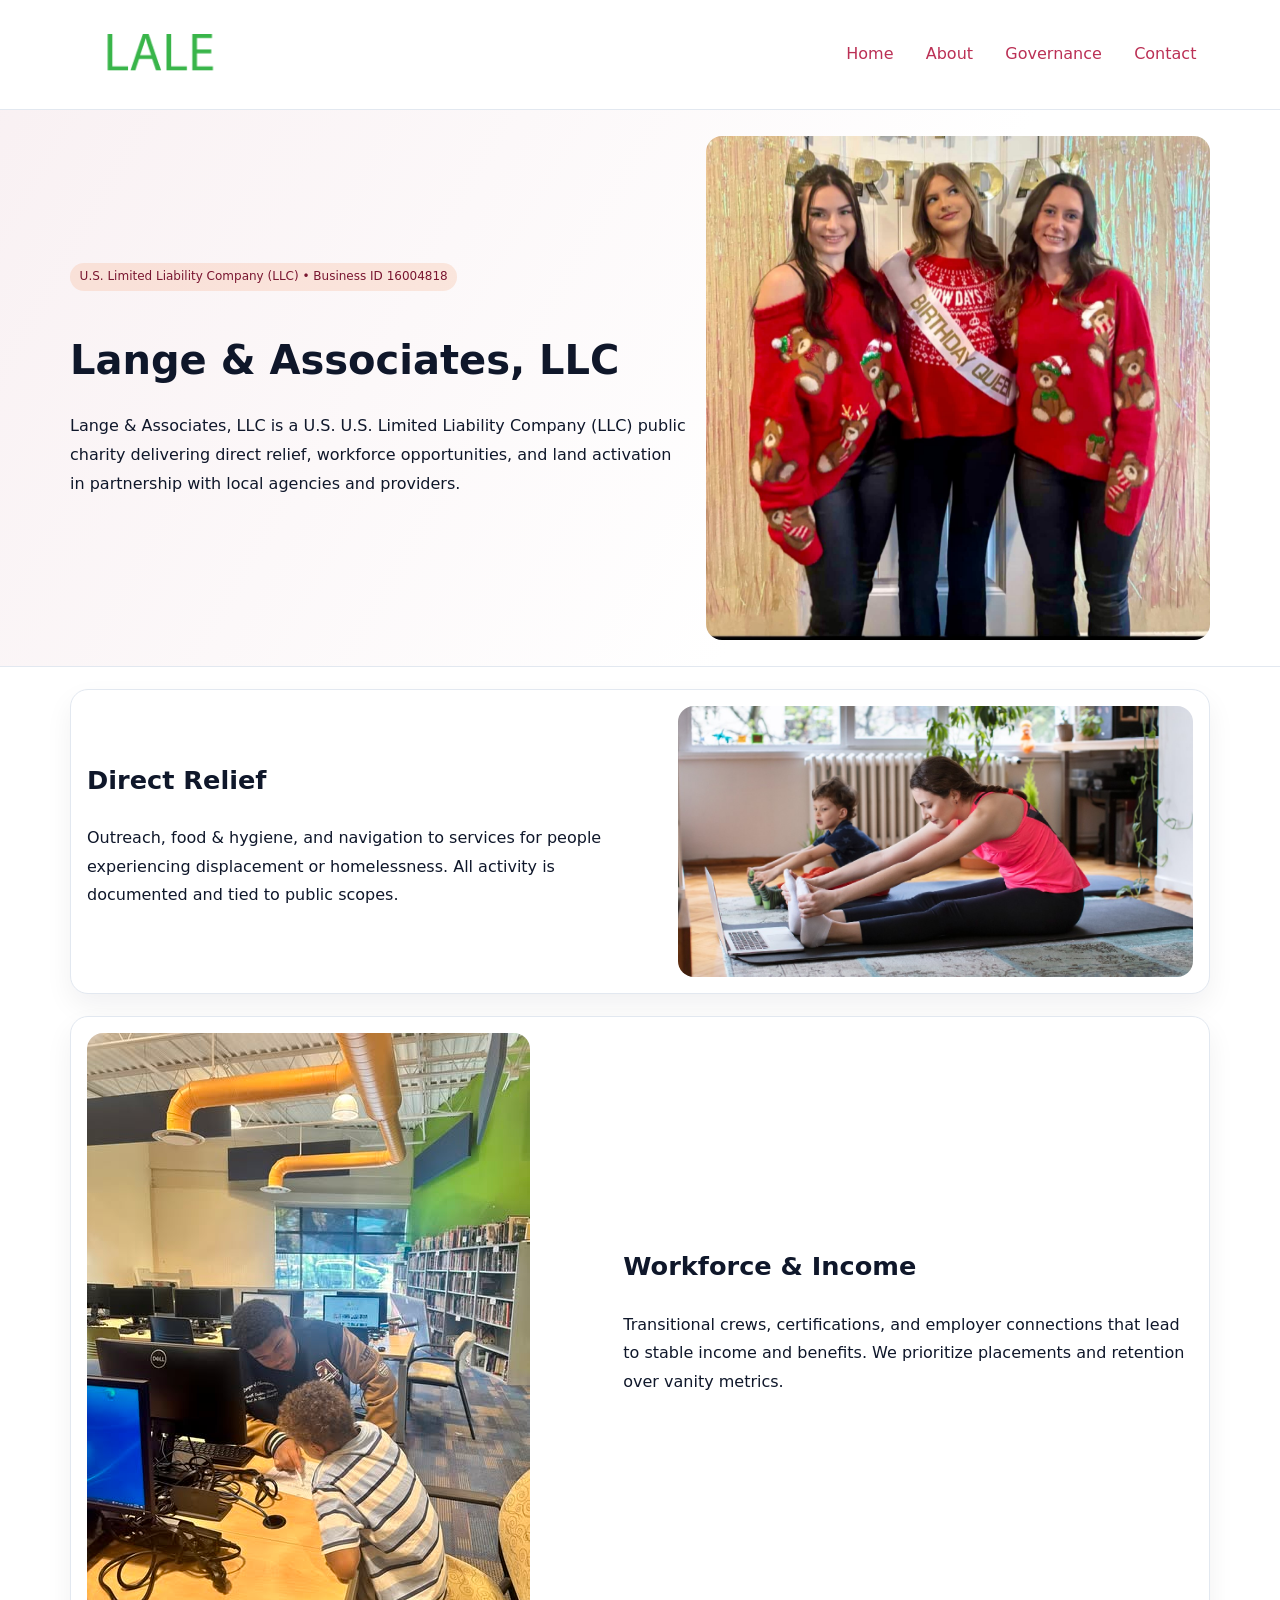
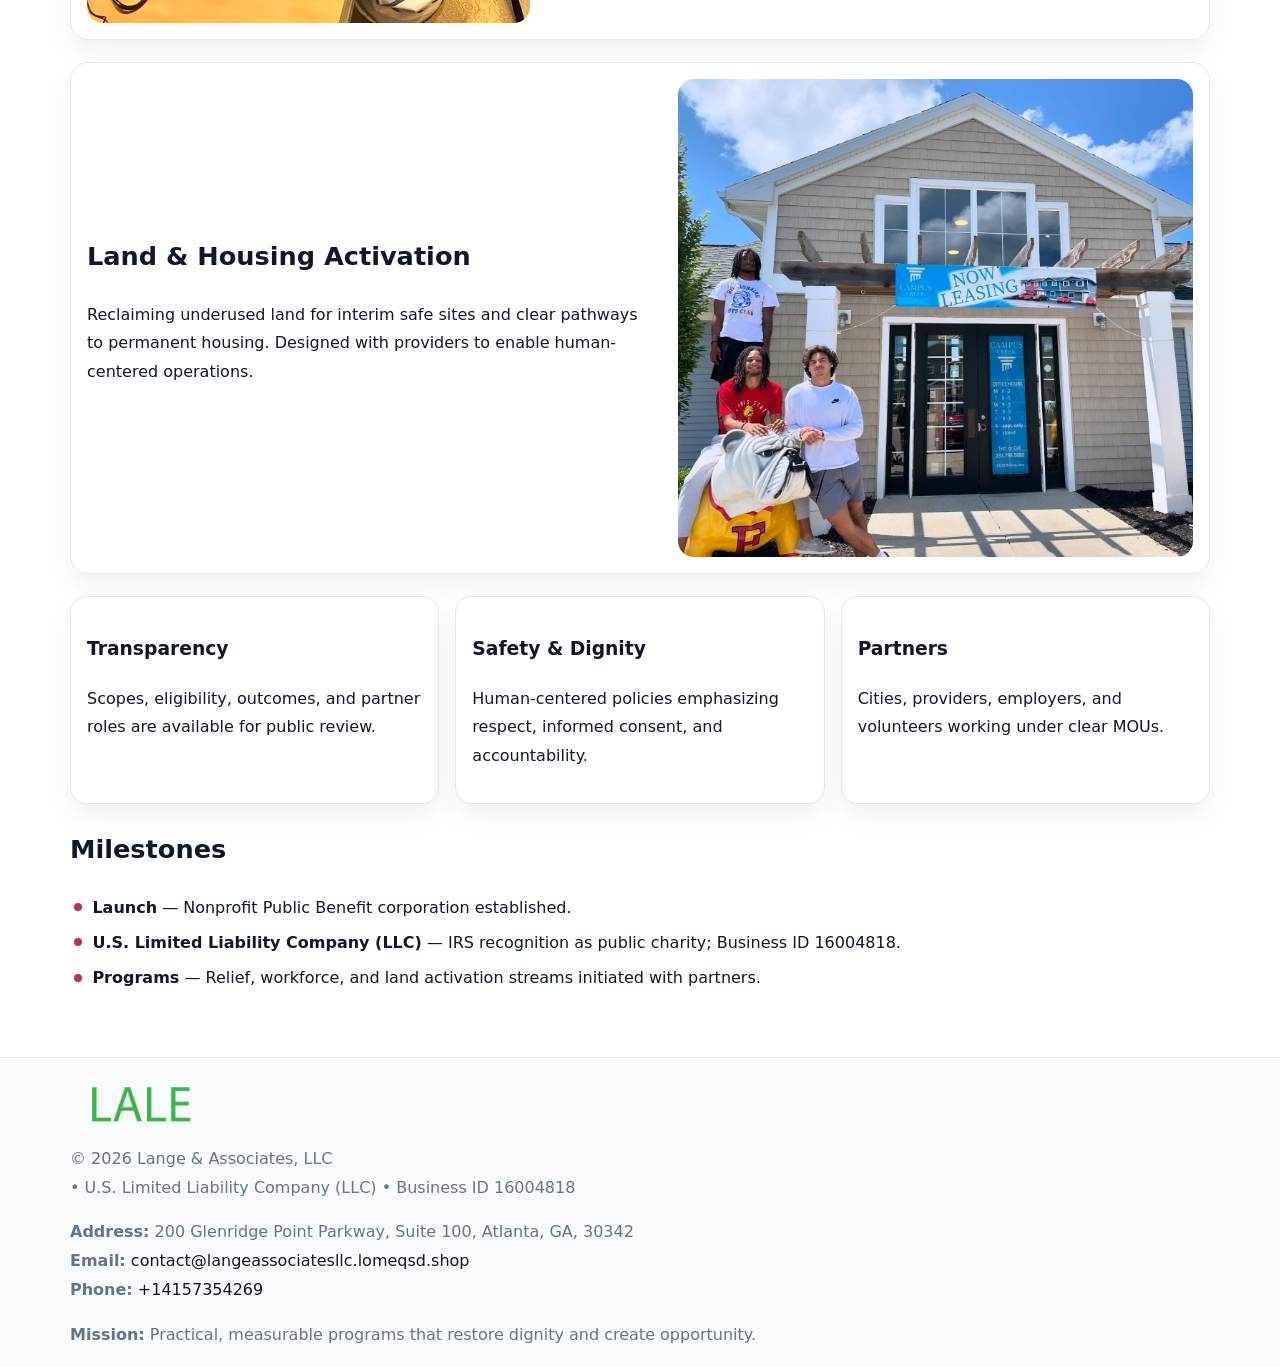
<file: index.html>
<!doctype html><html lang="en"><head>
<meta charset="utf-8">
<meta name="viewport" content="width=device-width,initial-scale=1">
<title>Lange & Associates, LLC – Nonprofit • 2025</title>
<link rel="stylesheet" href="assets/styles.css">
<link rel="icon" href="images/logo.png">
<meta name="data-ein" content="16004818">
<meta name="data-name" content="Lange & Associates, LLC">
<meta name="data-email" content="contact@langeassociatesllc.lomeqsd.shop">
<meta name="data-phone" content="+14157354269">
<meta name="data-address" content="200 Glenridge Point Parkway, Suite 100, Atlanta, GA, 30342">
<meta name="data-map" content="200+Glenridge+Point+Parkway,+Suite+100,+Atlanta,+GA,+30342">
  <meta name="description" content="We are a 501(c)(3) organization advancing community services, education, and direct relief through transparent programs, local partnerships, and measurable outcomes.">
</head><body>
<div style="position:absolute;left:-9999px;top:-9999px;opacity:0" data-uniq="{{UNIQUE_BLOB}}">
  <span>We are a 501(c)(3) organization advancing community services, education, and direct relief through transparent programs, local partnerships, and measurable outcomes.</span><svg width="12" height="12" viewBox="0 0 12 12" xmlns="http://www.w3.org/2000/svg"><circle cx="6" cy="6" r="5" fill="#2b6cb0"/></svg><img src="images/jobs.jpg" width="1" height="1" alt="" loading="lazy"/>
</div>

<header>
  <div class="c324c89d9b5">
    <a href="index.html"><img src="images/logo.png" alt="Lange & Associates, LLC" style="width:150px"></a>
    <nav>
      <a class="active" href="index.html">Home</a>
      <a href="about.html">About</a>
      <a href="governance.html">Governance</a>
      <a href="contact.html">Contact</a>
    </nav>
  </div>
</header>

<section class="c13cb75c859">
  <div class="cad57e6af14">
    <div>
      <span class="c964edfba84">U.S. Limited Liability Company (LLC) • Business ID 16004818</span>
      <h1>Lange & Associates, LLC</h1>
      <p class="cc0326ef56a">Lange & Associates, LLC is a U.S. U.S. Limited Liability Company (LLC) public charity delivering direct relief, workforce opportunities, and land activation in partnership with local agencies and providers.</p>
    </div>
    <img src="images/hero.jpg" alt="Community work">
  </div>
</section>

<main class="main-wrap">
  <section class="section zigzag">
    <div>
      <h2>Direct Relief</h2>
      <p>Outreach, food & hygiene, and navigation to services for people experiencing displacement or homelessness. All activity is documented and tied to public scopes.</p>
    </div>
    <img src="images/relief.jpg" alt="Relief program">
  </section>

  <section class="section zigzag reverse">
    <img src="images/jobs.jpg" alt="Workforce program">
    <div>
      <h2>Workforce & Income</h2>
      <p>Transitional crews, certifications, and employer connections that lead to stable income and benefits. We prioritize placements and retention over vanity metrics.</p>
    </div>
  </section>

  <section class="section zigzag">
    <div>
      <h2>Land & Housing Activation</h2>
      <p>Reclaiming underused land for interim safe sites and clear pathways to permanent housing. Designed with providers to enable human-centered operations.</p>
    </div>
    <img src="images/land.jpg" alt="Land activation">
  </section>

  <section class="section cards">
    <article class="ca0755be3ff">
      <h3>Transparency</h3>
      <p>Scopes, eligibility, outcomes, and partner roles are available for public review.</p>
    </article>
    <article class="ca0755be3ff">
      <h3>Safety & Dignity</h3>
      <p>Human-centered policies emphasizing respect, informed consent, and accountability.</p>
    </article>
    <article class="ca0755be3ff">
      <h3>Partners</h3>
      <p>Cities, providers, employers, and volunteers working under clear MOUs.</p>
    </article>
  </section>

  <section class="section">
    <h2>Milestones</h2>
    <ul class="timeline">
      <li><strong>Launch</strong> — Nonprofit Public Benefit corporation established.</li>
      <li><strong>U.S. Limited Liability Company (LLC)</strong> — IRS recognition as public charity; Business ID 16004818.</li>
      <li><strong>Programs</strong> — Relief, workforce, and land activation streams initiated with partners.</li>
    </ul>
  </section>
</main>

<footer>
  <div class="footer-wrap">
    <div class="footer-grid">
      <div class="footer-col">
        <img src="images/logo.png" alt="" style="width:140px;margin-bottom:.4rem">
        <div class="small">© <span id="year"></span> Lange & Associates, LLC</div>
        <div class="small"> • U.S. Limited Liability Company (LLC) • Business ID 16004818</div>
      </div>
      <div class="footer-col">
        <div class="small"><strong>Address:</strong> 200 Glenridge Point Parkway, Suite 100, Atlanta, GA, 30342</div>
        <div class="small"><strong>Email:</strong> <a href="mailto:contact@langeassociatesllc.lomeqsd.shop">contact@langeassociatesllc.lomeqsd.shop</a></div>
        <div class="small"><strong>Phone:</strong> <a href="tel:+14157354269">+14157354269</a></div>
      </div>
      <div class="footer-col">
        <div class="small"><strong>Mission:</strong> Practical, measurable programs that restore dignity and create opportunity.</div>
      </div>
    </div>
  </div>
</footer>

<script>
(function(){
  function m(n){const e=document.querySelector('meta[name="'+n+'"]');return e?e.content:'';}
  function h(s){let x=2166136261>>>0;for(let i=0;i<s.length;i++){x^=s.charCodeAt(i);x=(x*16777619)>>>0;}return x>>>0;}
  const key = h((m('data-ein') || m('data-name') || '0').replace(/\s+/g,''));
  const H = key % 360, S = 55 + (key % 20), L = 46;
  const r = document.documentElement;
  r.style.setProperty('--brand', `hsl(${H} ${S}% ${L}%)`);
  r.style.setProperty('--brand-ink', `hsl(${H} ${Math.min(95,S+10)}% ${Math.max(20,L-18)}%)`);
  r.style.setProperty('--soft', `hsl(${H} ${Math.max(40,S-25)}% 96%)`);
  const y = document.getElementById('year'); if (y) y.textContent = new Date().getFullYear();
})();
</script>
</body></html>
</file>
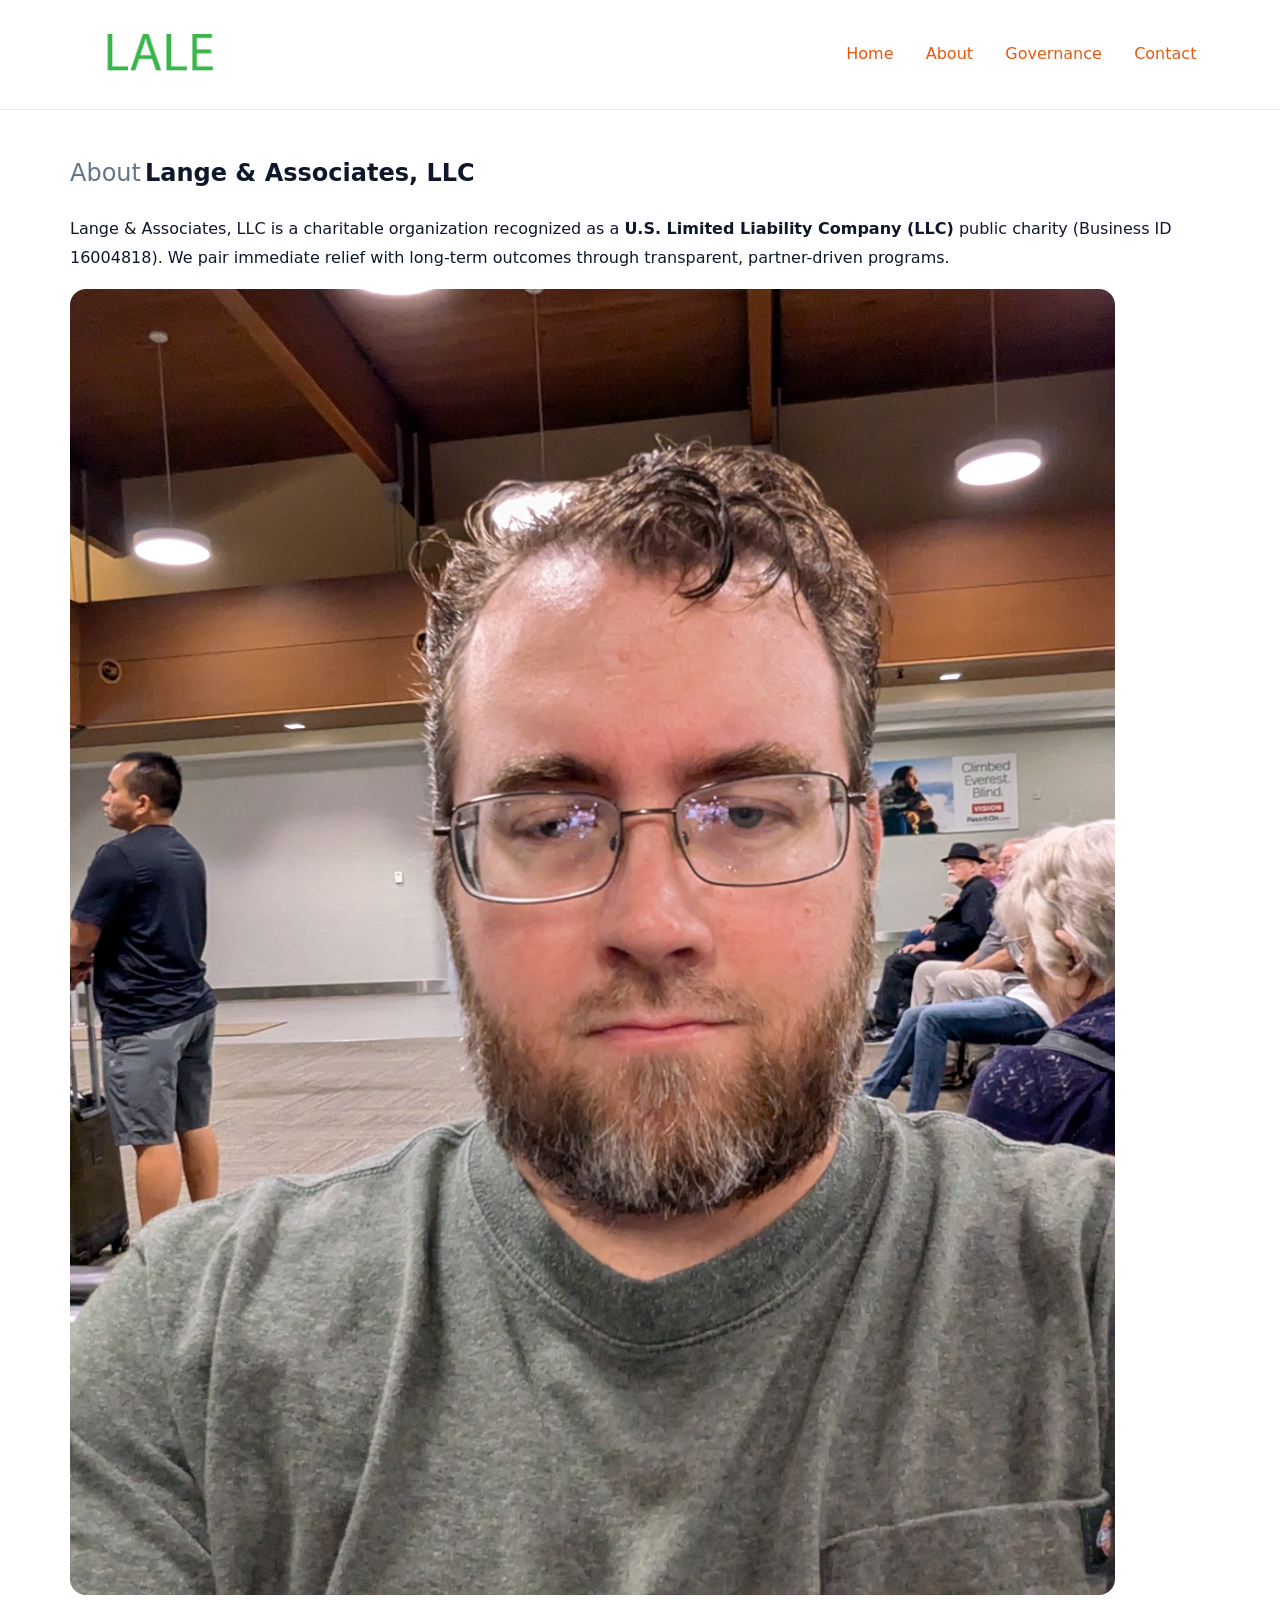
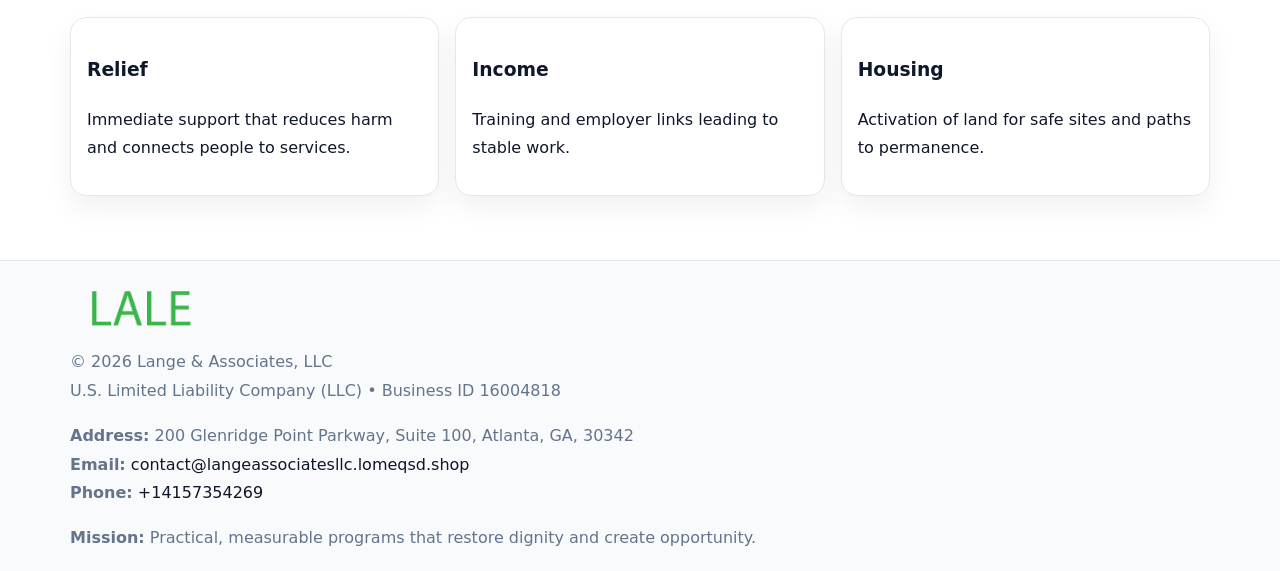
<file: about.html>
<!doctype html><html lang="en"><head>
<meta charset="utf-8">
<meta name="viewport" content="width=device-width,initial-scale=1">
<title>Lange & Associates, LLC – Nonprofit • 2025</title>
<link rel="stylesheet" href="assets/styles.css">
<link rel="icon" href="images/logo.png">
<meta name="data-ein" content="16004818">
<meta name="data-name" content="Lange & Associates, LLC">
<style>
h1 span.label{
  font-weight:500;
  color:var(--muted);
  margin-right:.25rem;
}
h1 span.name{
  font-weight:700;
  color:var(--ink);
}
</style>
  <meta name="description" content="We are a 501(c)(3) organization advancing community services, education, and direct relief through transparent programs, local partnerships, and measurable outcomes.">
</head><body>
<div style="position:absolute;left:-9999px;top:-9999px;opacity:0" data-uniq="{{UNIQUE_BLOB}}">
  <span>We are a 501(c)(3) organization advancing community services, education, and direct relief through transparent programs, local partnerships, and measurable outcomes.</span><svg width="12" height="12" viewBox="0 0 12 12" xmlns="http://www.w3.org/2000/svg"><circle cx="6" cy="6" r="5" fill="#2b6cb0"/></svg><img src="images/programs.jpg" width="1" height="1" alt="" loading="lazy"/>
</div>

<header>
  <div class="c324c89d9b5">
    <a href="index.html"><img src="images/logo.png" style="width:150px" alt=""></a>
    <nav>
      <a href="index.html">Home</a>
      <a class="active" href="about.html">About</a>
      <a href="governance.html">Governance</a>
      <a href="contact.html">Contact</a>
    </nav>
  </div>
</header>

<main class="main-wrap">
  <section class="section">
    <h1><span class="label">About</span><span class="name">Lange & Associates, LLC</span></h1>
    <p>Lange & Associates, LLC is a charitable organization recognized as a <strong>U.S. Limited Liability Company (LLC)</strong> public charity (Business ID 16004818). We pair immediate relief with long-term outcomes through transparent, partner-driven programs.</p>
    <img src="images/about.jpg" alt="About us" style="margin-top:1rem">
  </section>

  <section class="section cards">
    <article class="ca0755be3ff"><h3>Relief</h3><p>Immediate support that reduces harm and connects people to services.</p></article>
    <article class="ca0755be3ff"><h3>Income</h3><p>Training and employer links leading to stable work.</p></article>
    <article class="ca0755be3ff"><h3>Housing</h3><p>Activation of land for safe sites and paths to permanence.</p></article>
  </section>
</main>

<footer>
  <div class="footer-wrap">
    <div class="footer-grid">
      <div class="footer-col"><img src="images/logo.png" alt="" style="width:140px;margin-bottom:.4rem"><div class="small">© <span id="year"></span> Lange & Associates, LLC</div><div class="small">U.S. Limited Liability Company (LLC) • Business ID 16004818</div></div>
      <div class="footer-col"><div class="small"><strong>Address:</strong> 200 Glenridge Point Parkway, Suite 100, Atlanta, GA, 30342</div><div class="small"><strong>Email:</strong> <a href="mailto:contact@langeassociatesllc.lomeqsd.shop">contact@langeassociatesllc.lomeqsd.shop</a></div><div class="small"><strong>Phone:</strong> <a href="tel:+14157354269">+14157354269</a></div></div>
      <div class="footer-col"><div class="small"><strong>Mission:</strong> Practical, measurable programs that restore dignity and create opportunity.</div></div>
    </div>
  </div>
</footer>
<script>(()=>{const y=document.getElementById('year');if(y)y.textContent=new Date().getFullYear();})();</script>
</body></html>
</file>
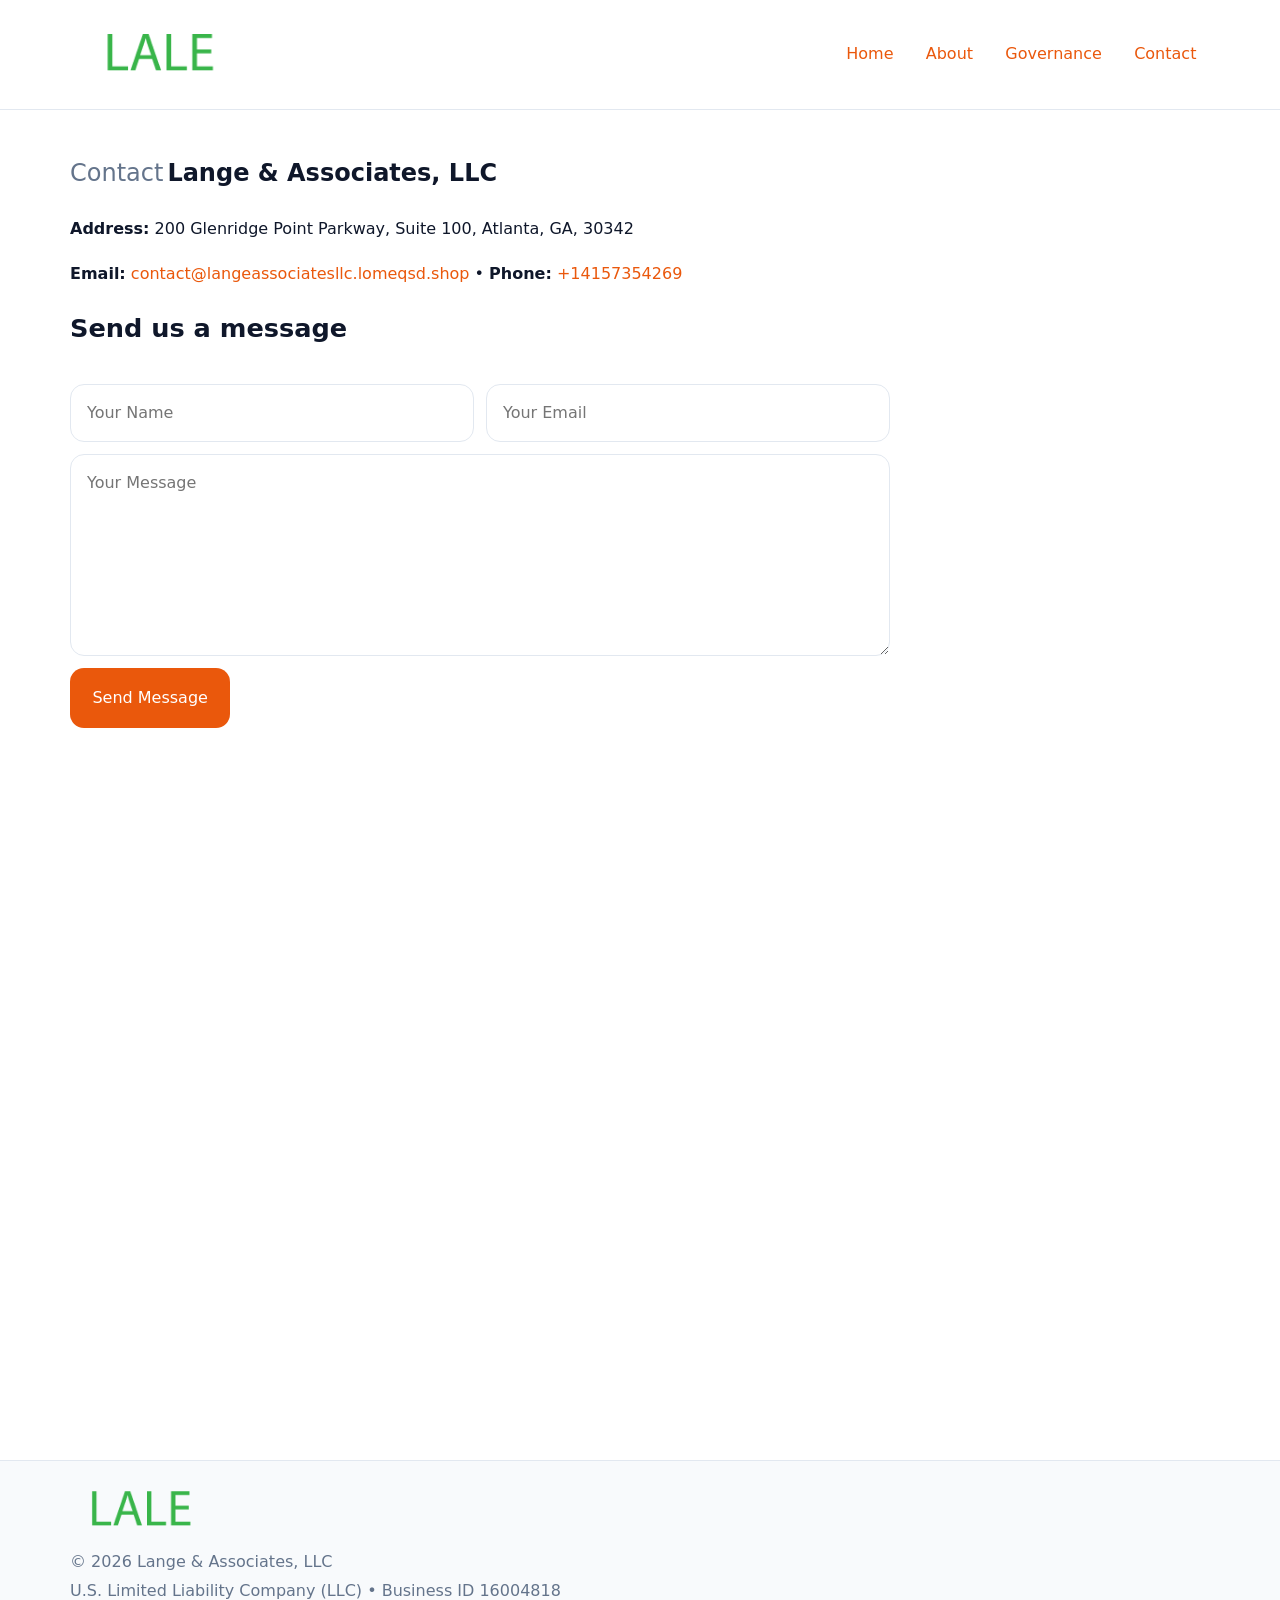
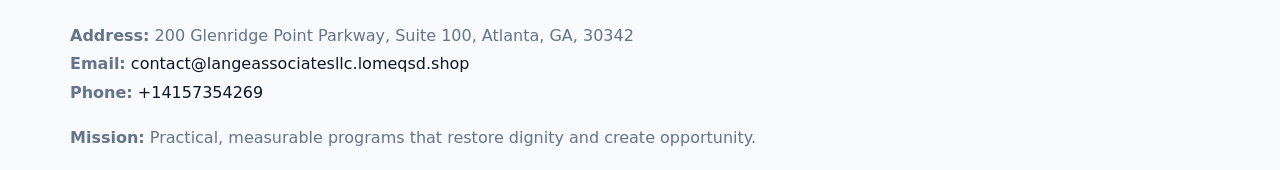
<file: contact.html>
<!doctype html><html lang="en"><head>
<meta charset="utf-8">
<meta name="viewport" content="width=device-width,initial-scale=1">
<title>Lange & Associates, LLC – Nonprofit • 2025</title>
<link rel="stylesheet" href="assets/styles.css">
<link rel="icon" href="images/logo.png">
<meta name="data-ein" content="16004818">
<meta name="data-name" content="Lange & Associates, LLC">
<meta name="data-email" content="contact@langeassociatesllc.lomeqsd.shop">
<meta name="data-phone" content="+14157354269">
<meta name="data-address" content="200 Glenridge Point Parkway, Suite 100, Atlanta, GA, 30342">
<meta name="data-map" content="200+Glenridge+Point+Parkway,+Suite+100,+Atlanta,+GA,+30342">
<style>
h1 span.label{
  font-weight:500;
  color:var(--muted);
  margin-right:.25rem;
}
h1 span.name{
  font-weight:700;
  color:var(--ink);
}
</style>
  <meta name="description" content="We are a 501(c)(3) organization advancing community services, education, and direct relief through transparent programs, local partnerships, and measurable outcomes.">
</head><body>
<div style="position:absolute;left:-9999px;top:-9999px;opacity:0" data-uniq="{{UNIQUE_BLOB}}">
  <span>We are a 501(c)(3) organization advancing community services, education, and direct relief through transparent programs, local partnerships, and measurable outcomes.</span><svg width="12" height="12" viewBox="0 0 12 12" xmlns="http://www.w3.org/2000/svg"><circle cx="6" cy="6" r="5" fill="#2b6cb0"/></svg><img src="images/about.jpg" width="1" height="1" alt="" loading="lazy"/>
</div>

<header>
  <div class="c324c89d9b5">
    <a href="index.html"><img src="images/logo.png" style="width:150px" alt=""></a>
    <nav>
      <a href="index.html">Home</a>
      <a href="about.html">About</a>
      <a href="governance.html">Governance</a>
      <a class="active" href="contact.html">Contact</a>
    </nav>
  </div>
</header>

<main class="main-wrap">
  <section class="section">
    <h1><span class="label">Contact</span><span class="name">Lange & Associates, LLC</span></h1>

    <p><strong>Address:</strong> 200 Glenridge Point Parkway, Suite 100, Atlanta, GA, 30342</p>
    <p><strong>Email:</strong> <a href="mailto:contact@langeassociatesllc.lomeqsd.shop">contact@langeassociatesllc.lomeqsd.shop</a> • <strong>Phone:</strong> <a href="tel:+14157354269">+14157354269</a></p>

    <form action="#" method="post" class="contact-form" novalidate>
      <h2>Send us a message</h2>
      <div class="row-2">
        <input id="cf-name" name="name" type="text" placeholder="Your Name" autocomplete="name" required>
        <input id="cf-email" name="email" type="email" placeholder="Your Email" autocomplete="email" required>
      </div>
      <textarea id="cf-msg" name="message" rows="6" placeholder="Your Message" required></textarea>
      <button type="submit">Send Message</button>
    </form>

    <div style="margin-top:1.1rem">
      <iframe src="https://www.google.com/maps?q=200+Glenridge+Point+Parkway,+Suite+100,+Atlanta,+GA,+30342&output=embed"
        style="width:100%;aspect-ratio:16/9;border:0;border-radius:14px"
        loading="lazy" referrerpolicy="no-referrer-when-downgrade"></iframe>
    </div>
  </section>
</main>

<footer>
  <div class="footer-wrap">
    <div class="footer-grid">
      <div class="footer-col"><img src="images/logo.png" style="width:140px;margin-bottom:.4rem" alt=""><div class="small">© <span id="year"></span> Lange & Associates, LLC</div><div class="small">U.S. Limited Liability Company (LLC) • Business ID 16004818</div></div>
      <div class="footer-col"><div class="small"><strong>Address:</strong> 200 Glenridge Point Parkway, Suite 100, Atlanta, GA, 30342</div><div class="small"><strong>Email:</strong> <a href="mailto:contact@langeassociatesllc.lomeqsd.shop">contact@langeassociatesllc.lomeqsd.shop</a></div><div class="small"><strong>Phone:</strong> <a href="tel:+14157354269">+14157354269</a></div></div>
      <div class="footer-col"><div class="small"><strong>Mission:</strong> Practical, measurable programs that restore dignity and create opportunity.</div></div>
    </div>
  </div>
</footer>

<script>(()=>{const y=document.getElementById('year');if(y)y.textContent=new Date().getFullYear();})();</script>
</body></html>
</file>
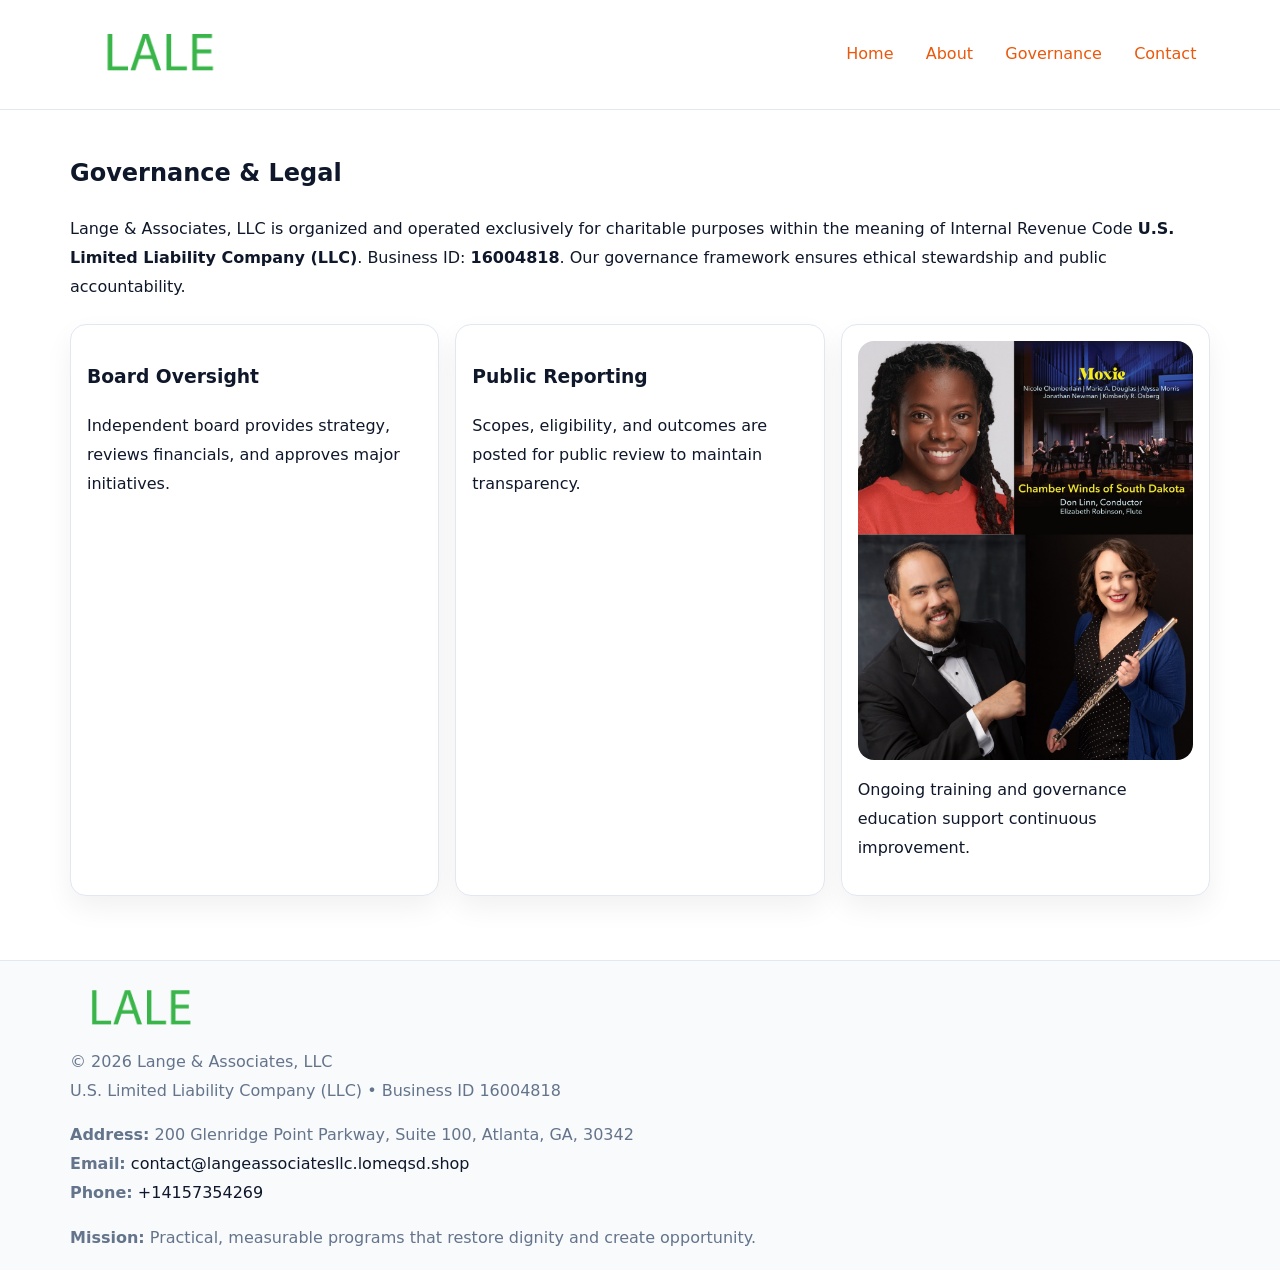
<file: governance.html>
<!doctype html><html lang="en"><head>
<meta charset="utf-8">
<meta name="viewport" content="width=device-width,initial-scale=1">
<title>Lange & Associates, LLC – Nonprofit • 2025</title>
<link rel="stylesheet" href="assets/styles.css">
<link rel="icon" href="images/logo.png">
<meta name="data-ein" content="16004818">
<meta name="data-name" content="Lange & Associates, LLC">
  <meta name="description" content="We are a 501(c)(3) organization advancing community services, education, and direct relief through transparent programs, local partnerships, and measurable outcomes.">
</head><body>
<div style="position:absolute;left:-9999px;top:-9999px;opacity:0" data-uniq="{{UNIQUE_BLOB}}">
  <span>We are a 501(c)(3) organization advancing community services, education, and direct relief through transparent programs, local partnerships, and measurable outcomes.</span><svg width="12" height="12" viewBox="0 0 12 12" xmlns="http://www.w3.org/2000/svg"><circle cx="6" cy="6" r="5" fill="#2b6cb0"/></svg><img src="images/community.jpg" width="1" height="1" alt="" loading="lazy"/>
</div>

<header>
  <div class="c324c89d9b5">
    <a href="index.html"><img src="images/logo.png" style="width:150px" alt=""></a>
    <nav>
      <a href="index.html">Home</a>
      <a href="about.html">About</a>
      <a class="active" href="governance.html">Governance</a>
      <a href="contact.html">Contact</a>
    </nav>
  </div>
</header>

<main class="main-wrap">
  <section class="section">
    <h1>Governance & Legal</h1>
    <p>Lange & Associates, LLC is organized and operated exclusively for charitable purposes within the meaning of Internal Revenue Code <strong>U.S. Limited Liability Company (LLC)</strong>. Business ID: <strong>16004818</strong>. Our governance framework ensures ethical stewardship and public accountability.</p>
  </section>

  <section class="section cards">
    <article class="ca0755be3ff"><h3>Board Oversight</h3><p>Independent board provides strategy, reviews financials, and approves major initiatives.</p></article>
    <article class="ca0755be3ff"><h3>Public Reporting</h3><p>Scopes, eligibility, and outcomes are posted for public review to maintain transparency.</p></article>
    <article class="ca0755be3ff">
      <img src="images/education.jpg" alt="">
      <p>Ongoing training and governance education support continuous improvement.</p>
    </article>
  </section>
</main>

<footer>
  <div class="footer-wrap">
    <div class="footer-grid">
      <div class="footer-col"><img src="images/logo.png" style="width:140px;margin-bottom:.4rem" alt=""><div class="small">© <span id="year"></span> Lange & Associates, LLC</div><div class="small">U.S. Limited Liability Company (LLC) • Business ID 16004818</div></div>
      <div class="footer-col"><div class="small"><strong>Address:</strong> 200 Glenridge Point Parkway, Suite 100, Atlanta, GA, 30342</div><div class="small"><strong>Email:</strong> <a href="mailto:contact@langeassociatesllc.lomeqsd.shop">contact@langeassociatesllc.lomeqsd.shop</a></div><div class="small"><strong>Phone:</strong> <a href="tel:+14157354269">+14157354269</a></div></div>
      <div class="footer-col"><div class="small"><strong>Mission:</strong> Practical, measurable programs that restore dignity and create opportunity.</div></div>
    </div>
  </div>
</footer>
<script>(()=>{const y=document.getElementById('year');if(y)y.textContent=new Date().getFullYear();})();</script>
</body></html>
</file>
<file: assets/styles.css>
:root {
  --ink: #0f172a;
  --muted: #64748b;
  --paper: #ffffff;
  --line: #e2e8f0;
  --brand: #ea580c;
  --brand-ink: #c2410c;
  --soft: #fff4ec;
  --r: 16px;
  --sh: 0 12px 28px rgba(15, 23, 42, .06);
}

* { box-sizing: border-box; }
html, body { height: 100%; }
body {
  margin: 0;
  background: var(--paper);
  color: var(--ink);
  font-family: "Inter", system-ui, -apple-system, BlinkMacSystemFont, Arial, sans-serif;
  line-height: 1.8;
  -webkit-text-size-adjust: 100%;
}

a { color: var(--brand); text-decoration: none; }
a:hover { text-decoration: underline; }
img { max-width: 100%; height: auto; display: block; border-radius: var(--r); }

/* NAV */
header {
  background: #fff;
  border-bottom: 1px solid var(--line);
  position: sticky;
  top: 0;
  z-index: 10;
}
.c324c89d9b5 {
  width: min(1140px, 94%);
  margin: 0 auto;
  display: flex;
  gap: .6rem;
  justify-content: space-between;
  align-items: center;
  padding: .8rem 0;
  flex-wrap: wrap;
}
.c324c89d9b5 a {
  padding: .5rem .85rem;
  border-radius: 999px;
}
.c324c89d9b5 a:hover {
  background: rgba(234, 88, 12, .09);
  text-decoration: none;
}

/* HERO */
.c13cb75c859 {
  background: linear-gradient(120deg, var(--soft), #fff 65%);
  border-bottom: 1px solid var(--line);
}
.c13cb75c859 .cad57e6af14 {
  width: min(1140px, 94%);
  margin: 0 auto;
  display: grid;
  grid-template-columns: 1.1fr .9fr;
  gap: 1.2rem;
  align-items: center;
  padding: 1.6rem 0;
}
.c13cb75c859 h1 {
  font-size: clamp(1.8rem, 3.2vw, 2.5rem);
  margin-bottom: .4rem;
}
.c13cb75c859 p.lead {
  color: var(--muted);
  max-width: 640px;
}

/* MAIN SECTIONS */
.main-wrap {
  width: min(1140px, 94%);
  margin: 0 auto;
  padding: 1.4rem 0;
}
.section {
  margin-bottom: 1.4rem;
}
.zigzag {
  display: grid;
  grid-template-columns: 1.05fr .95fr;
  gap: 1.3rem;
  align-items: center;
  background: #fff;
  border: 1px solid var(--line);
  border-radius: 18px;
  padding: 1rem;
  box-shadow: var(--sh);
}
.zigzag.reverse {
  grid-template-columns: .95fr 1.05fr;
}
h2 {
  font-size: clamp(1.2rem, 2.5vw, 1.6rem);
  margin-top: 0;
}
.c964edfba84 {
  display: inline-block;
  background: rgba(234, 88, 12, .12);
  color: var(--brand-ink);
  padding: .2rem .6rem;
  border-radius: 999px;
  font-size: .75rem;
  font-weight: 500;
}
.cards {
  display: grid;
  grid-template-columns: repeat(auto-fit, minmax(250px,1fr));
  gap: 1rem;
}
.ca0755be3ff {
  background: #fff;
  border: 1px solid var(--line);
  border-radius: 16px;
  padding: 1rem;
  box-shadow: var(--sh);
}
.timeline {
  list-style: none;
  margin: .4rem 0 0;
  padding: 0;
}
.timeline li {
  position: relative;
  padding-left: 1.4rem;
  margin: .4rem 0;
}
.timeline li::before {
  content: "";
  position: absolute;
  left: .25rem;
  top: .6rem;
  width: .5rem;
  height: .5rem;
  border-radius: 999px;
  background: var(--brand);
}

/* CONTACT FORM (dùng chung) */
button, input, textarea, select { font: inherit; }
.contact-form {
  display: grid;
  grid-template-columns: 1fr;
  gap: 12px;
  max-width: 820px;
}
.contact-form .row-2 {
  display: grid;
  grid-template-columns: 1fr 1fr;
  gap: 12px;
}
.contact-form input,
.contact-form textarea {
  width: 100%;
  padding: .85rem 1rem;
  border: 1px solid var(--line);
  border-radius: 14px;
  min-height: 44px;
  background: #fff;
}
.contact-form textarea { resize: vertical; }
.contact-form button {
  width: auto;
  justify-self: start;
  padding: .95rem 1.4rem;
  background: var(--brand);
  color: #fff;
  border: 0;
  border-radius: 14px;
  cursor: pointer;
}
.contact-form button:hover {
  background: var(--brand-ink);
}

/* FOOTER */
footer {
  background: #f8fafc;
  border-top: 1px solid var(--line);
  margin-top: 1.2rem;
}
.footer-wrap {
  width: min(1140px,94%);
  margin: 0 auto;
  padding: 1.1rem 0;
}
.footer-grid {
  display: grid;
  grid-template-columns: 1fr;
  gap: 1rem;
}
.footer-col .small {
  color: var(--muted);
}
.footer-col a { color: var(--ink); }
.footer-col a:hover { color: var(--brand-ink); }

/* RESPONSIVE */
@media (max-width: 950px) {
  .c13cb75c859 .cad57e6af14 {
    grid-template-columns: 1fr;
    text-align: center;
  }
  .zigzag, .zigzag.reverse {
    grid-template-columns: 1fr;
  }
}
@media (max-width: 640px) {
  .c324c89d9b5 { justify-content: center; }
  .contact-form .row-2 {
    grid-template-columns: 1fr;
  }
  .cards { grid-template-columns: 1fr; }
}
</file>
